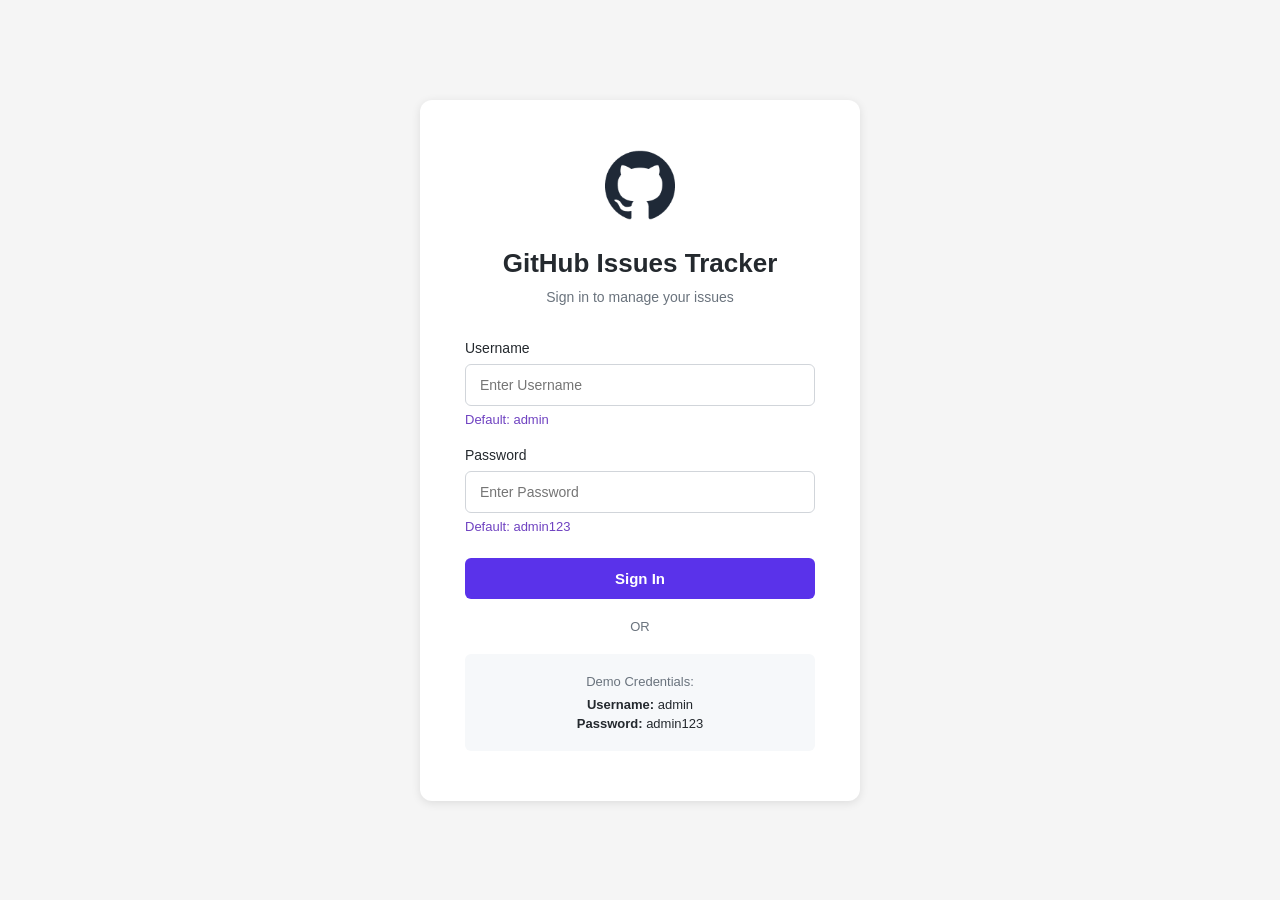
<file: index.html>
<!DOCTYPE html>
<html lang="en">
<head>
    <meta charset="UTF-8">
    <meta name="viewport" content="width=device-width, initial-scale=1.0">
    <title>GitHub Issue Tracker - Login</title>
    <link rel="stylesheet" href="style.css">
</head>
<body>
    <div class="container">
        <div class="card">
            <img src="assets/github-logo.png" alt="GitHub Logo" class="logo">
            <h1 class="title">GitHub Issues Tracker</h1>
            <p class="subtitle">Sign in to manage your issues</p>
            
            <form id="loginForm" class="form">
                <div class="input-group">
                    <label for="username">Username</label>
                    <input type="text" id="username" placeholder="Enter Username" required>
                    <p class="default-text">Default: admin</p>
                </div>
                <div class="input-group">
                    <label for="password">Password</label>
                    <input type="password" id="password" placeholder="Enter Password" required>
                    <p class="default-text">Default: admin123</p>
                </div>
                <button type="submit" class="btn-signin">Sign In</button>
            </form>
            
            <div class="divider">OR</div>
            
            <div class="demo-credentials">
                <p class="demo-header">Demo Credentials:</p>
                <p><strong>Username:</strong> admin</p>
                <p><strong>Password:</strong> admin123</p>
            </div>
        </div>
    </div>
    <script src="script.js"></script>
</body>
</html>
</file>
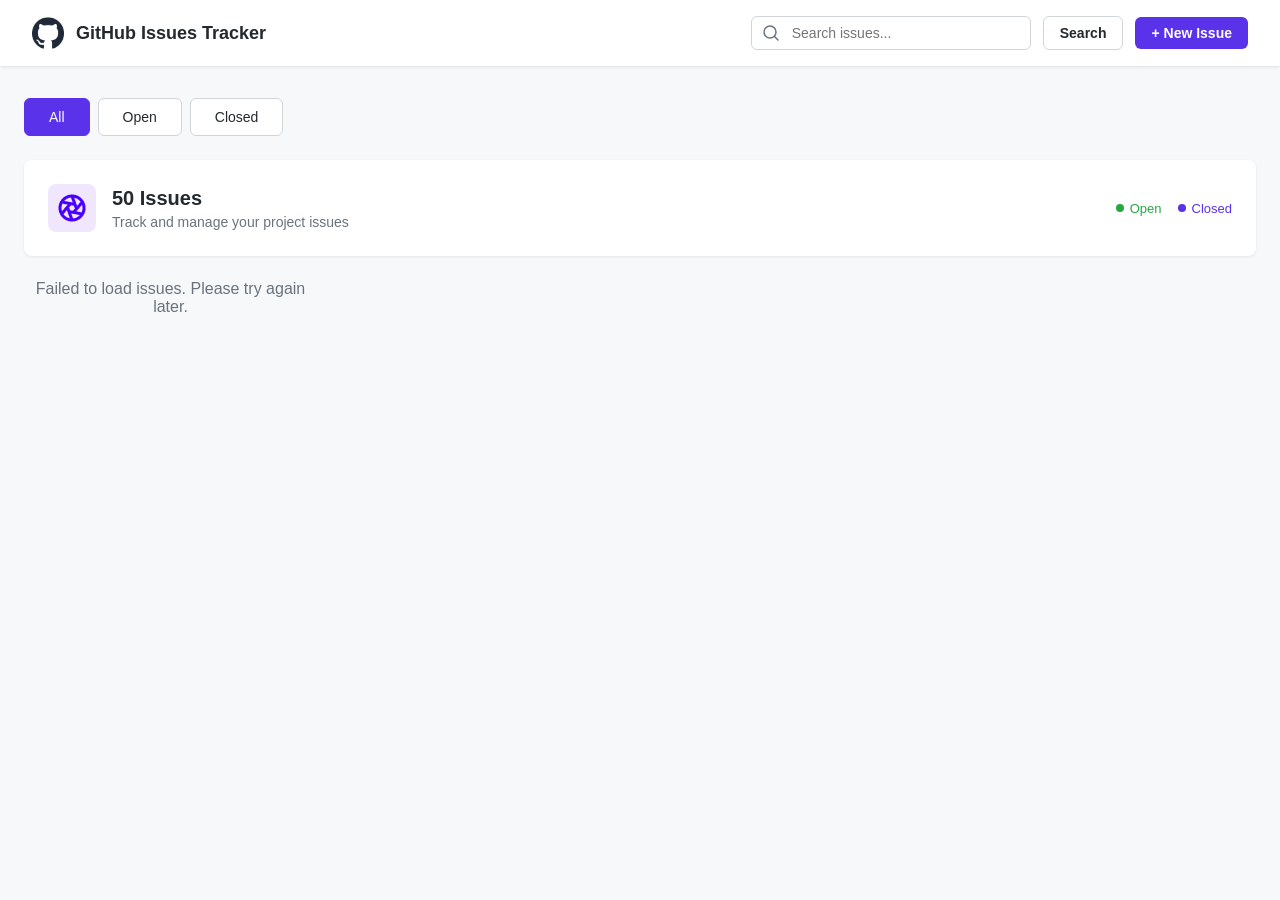
<file: dashboard.html>
<!DOCTYPE html>
<html lang="en">
<head>
    <meta charset="UTF-8">
    <meta name="viewport" content="width=device-width, initial-scale=1.0">
    <title>GitHub Issues Tracker - Dashboard</title>
    <link rel="stylesheet" href="dashboard.css">
</head>
<body>
    <nav class="navbar">
        <div class="navbar-left">
            <img src="assets/github-logo.png" alt="GitHub Logo" class="navbar-logo">
            <span class="navbar-title">GitHub Issues Tracker</span>
        </div>
        <div class="navbar-right">
            <div class="search-container">
                <div class="search-input-wrapper">
                    <svg class="search-icon" width="16" height="16" viewBox="0 0 16 16" fill="none" xmlns="http://www.w3.org/2000/svg">
                        <path d="M7 13C10.3137 13 13 10.3137 13 7C13 3.68629 10.3137 1 7 1C3.68629 1 1 3.68629 1 7C1 10.3137 3.68629 13 7 13Z" stroke="#6a737d" stroke-width="1.5" stroke-linecap="round" stroke-linejoin="round"/>
                        <path d="M11.5 11.5L15 15" stroke="#6a737d" stroke-width="1.5" stroke-linecap="round" stroke-linejoin="round"/>
                    </svg>
                    <input type="text" class="search-input" id="search-input" placeholder="Search issues...">
                </div>
                <button class="btn-search" id="btn-search">Search</button>
                <button class="btn-new-issue">+ New Issue</button>
            </div>
        </div>
    </nav>

    <div class="container">
        <div class="tabs">
            <button class="tab-btn active" data-tab="all">All</button>
            <button class="tab-btn" data-tab="open">Open</button>
            <button class="tab-btn" data-tab="closed">Closed</button>
        </div>

        <div class="info-section">
            <div class="info-left">
                <img src="assets/Aperture.png" alt="Issues Icon" class="info-icon">
                <div class="info-text">
                    <h2 class="info-title"><span id="issue-count">50</span> Issues</h2>
                    <p class="info-subtitle">Track and manage your project issues</p>
                </div>
            </div>
            <div class="info-right">
                <span class="status-badge status-open">
                    <span class="status-dot"></span> Open
                </span>
                <span class="status-badge status-closed">
                    <span class="status-dot"></span> Closed
                </span>
            </div>
        </div>

        <div class="loading-spinner" id="loading-spinner">
            <div class="spinner"></div>
            <p>Loading issues...</p>
        </div>

        <div class="issues-grid" id="issues-grid">
        </div>
    </div>

    <div class="modal-overlay" id="modal-overlay">
        <div class="modal-content">
            <h2 id="modal-title"></h2>
            <div class="modal-meta">
                <span class="modal-status-badge" id="modal-status"></span>
                <span class="modal-meta-text" id="modal-meta-info"></span>
            </div>
            <div class="modal-tags" id="modal-tags">
            </div>
            <div class="modal-body">
                <p id="modal-description"></p>
            </div>
            <div class="modal-info">
                <div class="modal-info-left">
                    <div class="modal-info-label">Assignee:</div>
                    <div class="modal-info-value" id="modal-author"></div>
                </div>
                <div class="modal-info-right">
                    <div class="modal-info-label">Priority:</div>
                    <span class="modal-priority-badge" id="modal-priority"></span>
                </div>
            </div>
            <div class="modal-footer">
                <button class="modal-close-btn" id="modal-close-btn">Close</button>
            </div>
        </div>
    </div>

    <script src="dashboard.js"></script>
</body>
</html>
</file>
<file: style.css>
* {
    margin: 0;
    padding: 0;
    box-sizing: border-box;
}

body {
    font-family: -apple-system, BlinkMacSystemFont, 'Segoe UI', Roboto, Oxygen, Ubuntu, Cantarell, sans-serif;
    background: #f5f5f5;
    min-height: 100vh;
    display: flex;
    justify-content: center;
    align-items: center;
}

.container {
    width: 100%;
    padding: 20px;
    display: flex;
    justify-content: center;
    align-items: center;
}

.card {
    background: white;
    padding: 50px 45px;
    border-radius: 12px;
    box-shadow: 0 2px 10px rgba(0, 0, 0, 0.1);
    width: 100%;
    max-width: 440px;
    text-align: center;
}

.logo {
    width: 70px;
    height: 70px;
    margin-bottom: 24px;
}

.title {
    font-size: 26px;
    font-weight: 600;
    color: #24292e;
    margin-bottom: 8px;
}

.subtitle {
    font-size: 14px;
    color: #6a737d;
    margin-bottom: 32px;
    line-height: 1.5;
}

.form {
    margin-bottom: 20px;
}

.input-group {
    margin-bottom: 20px;
    text-align: left;
}

.input-group label {
    display: block;
    font-size: 14px;
    font-weight: 500;
    color: #24292e;
    margin-bottom: 8px;
}

input[type="text"],
input[type="password"] {
    width: 100%;
    padding: 12px 14px;
    border: 1px solid #d1d5da;
    border-radius: 6px;
    font-size: 14px;
    transition: all 0.2s ease;
    outline: none;
}

input[type="text"]:focus,
input[type="password"]:focus {
    border-color: #0366d6;
    box-shadow: 0 0 0 3px rgba(3, 102, 214, 0.1);
}

.default-text {
    font-size: 13px;
    color: #6f42c1;
    margin-top: 6px;
    margin-bottom: 0;
}

.btn-signin {
    width: 100%;
    padding: 12px;
    background: #5a32ea;
    color: white;
    border: none;
    border-radius: 6px;
    font-size: 15px;
    font-weight: 600;
    cursor: pointer;
    transition: background 0.2s ease;
    margin-top: 4px;
}

.btn-signin:hover {
    background: #4a28c9;
}

.btn-signin:active {
    background: #3a1fa9;
}

.divider {
    margin: 20px 0;
    font-size: 13px;
    color: #6a737d;
    font-weight: 500;
}

.demo-credentials {
    margin-top: 0;
    padding: 16px;
    background: #f6f8fa;
    border-radius: 6px;
    font-size: 13px;
    color: #24292e;
    text-align: center;
}

.demo-credentials .demo-header {
    color: #6a737d;
    margin-bottom: 8px;
    font-weight: 500;
}

.demo-credentials p {
    margin: 4px 0;
}

.demo-credentials strong {
    font-weight: 600;
}

@media (max-width: 480px) {
    .card {
        padding: 30px 24px;
    }
    
    .title {
        font-size: 24px;
    }
    
    .subtitle {
        font-size: 14px;
    }
    
    .logo {
        width: 60px;
        height: 60px;
    }
}
</file>
<file: dashboard.css>
* {
    margin: 0;
    padding: 0;
    box-sizing: border-box;
}

body {
    font-family: -apple-system, BlinkMacSystemFont, 'Segoe UI', Roboto, Oxygen, Ubuntu, Cantarell, sans-serif;
    background: #f6f8fa;
    min-height: 100vh;
}

.navbar {
    background: white;
    padding: 16px 32px;
    display: flex;
    justify-content: space-between;
    align-items: center;
    box-shadow: 0 1px 3px rgba(0, 0, 0, 0.1);
}

.navbar-left {
    display: flex;
    align-items: center;
    gap: 12px;
}

.navbar-logo {
    width: 32px;
    height: 32px;
}

.navbar-title {
    font-size: 18px;
    font-weight: 600;
    color: #24292e;
}

.navbar-right {
    display: flex;
    align-items: center;
}

.search-container {
    display: flex;
    gap: 12px;
    align-items: center;
}

.search-input-wrapper {
    position: relative;
    display: flex;
    align-items: center;
}

.search-icon {
    position: absolute;
    left: 12px;
    pointer-events: none;
    z-index: 1;
}

.search-input {
    padding: 8px 16px 8px 40px;
    border: 1px solid #d1d5da;
    border-radius: 6px;
    font-size: 14px;
    width: 280px;
    outline: none;
    transition: border-color 0.2s ease;
}

.search-input:focus {
    border-color: #0366d6;
}

.btn-search {
    padding: 8px 16px;
    background: white;
    color: #24292e;
    border: 1px solid #d1d5da;
    border-radius: 6px;
    font-size: 14px;
    font-weight: 600;
    cursor: pointer;
    transition: background 0.2s ease;
    white-space: nowrap;
}

.btn-search:hover {
    background: #f6f8fa;
}

.btn-new-issue {
    padding: 8px 16px;
    background: #5a32ea;
    color: white;
    border: none;
    border-radius: 6px;
    font-size: 14px;
    font-weight: 600;
    cursor: pointer;
    transition: background 0.2s ease;
    white-space: nowrap;
}

.btn-new-issue:hover {
    background: #4a28c9;
}

.container {
    max-width: 1400px;
    margin: 0 auto;
    padding: 32px 24px;
}

.tabs {
    display: flex;
    gap: 8px;
    margin-bottom: 24px;
}

.tab-btn {
    padding: 10px 24px;
    background: white;
    border: 1px solid #d1d5da;
    border-radius: 6px;
    font-size: 14px;
    font-weight: 500;
    color: #24292e;
    cursor: pointer;
    transition: all 0.2s ease;
}

.tab-btn:hover {
    background: #f6f8fa;
}

.tab-btn.active {
    background: #5a32ea;
    color: white;
    border-color: #5a32ea;
}

.info-section {
    background: white;
    padding: 24px;
    border-radius: 8px;
    margin-bottom: 24px;
    display: flex;
    justify-content: space-between;
    align-items: center;
    box-shadow: 0 1px 3px rgba(0, 0, 0, 0.08);
}

.info-left {
    display: flex;
    align-items: center;
    gap: 16px;
}

.info-icon {
    width: 48px;
    height: 48px;
    padding: 8px;
    background: #f0e7ff;
    border-radius: 8px;
}

.info-text {
    display: flex;
    flex-direction: column;
    gap: 4px;
}

.info-title {
    font-size: 20px;
    font-weight: 600;
    color: #24292e;
}

.info-subtitle {
    font-size: 14px;
    color: #6a737d;
}

.info-right {
    display: flex;
    gap: 16px;
    align-items: center;
}

.status-badge {
    display: flex;
    align-items: center;
    gap: 6px;
    font-size: 13px;
    font-weight: 500;
}

.status-dot {
    width: 8px;
    height: 8px;
    border-radius: 50%;
}

.status-open .status-dot {
    background: #28a745;
}

.status-open {
    color: #28a745;
}

.status-closed .status-dot {
    background: #5a32ea;
}

.status-closed {
    color: #5a32ea;
}

.loading-spinner {
    display: flex;
    flex-direction: column;
    align-items: center;
    justify-content: center;
    padding: 60px 20px;
    gap: 16px;
}

.spinner {
    width: 50px;
    height: 50px;
    border: 4px solid #f3f3f3;
    border-top: 4px solid #5a32ea;
    border-radius: 50%;
    animation: spin 1s linear infinite;
}

@keyframes spin {
    0% { transform: rotate(0deg); }
    100% { transform: rotate(360deg); }
}

.loading-spinner p {
    color: #6a737d;
    font-size: 14px;
}

.loading-spinner.hidden {
    display: none;
}

.issues-grid {
    display: grid;
    grid-template-columns: repeat(4, 1fr);
    gap: 20px;
}

.issue-card {
    background: white;
    border-radius: 8px;
    padding: 16px;
    box-shadow: 0 1px 3px rgba(0, 0, 0, 0.08);
    border-top: 4px solid;
    transition: transform 0.2s ease, box-shadow 0.2s ease;
}

.issue-card:hover {
    transform: translateY(-2px);
    box-shadow: 0 4px 8px rgba(0, 0, 0, 0.12);
}

.issue-card.status-open {
    border-top-color: #28a745;
}

.issue-card.status-closed {
    border-top-color: #a29bfe;
}

.issue-card.priority-high {
    border-left-color: #ff4757;
}

.issue-card.priority-medium {
    border-left-color: #ffa502;
}

.issue-card.priority-low {
    border-left-color: #a29bfe;
}

.issue-header {
    display: flex;
    justify-content: space-between;
    align-items: center;
    margin-bottom: 12px;
}

.issue-icon {
    width: 20px;
    height: 20px;
}

.priority-badge {
    padding: 4px 10px;
    border-radius: 4px;
    font-size: 11px;
    font-weight: 600;
    text-transform: uppercase;
}

.priority-high {
    background: #ffe5e5;
    color: #ff4757;
}

.priority-medium {
    background: #fff4e5;
    color: #ffa502;
}

.priority-low {
    background: #f0e7ff;
    color: #a29bfe;
}

.issue-title {
    font-size: 15px;
    font-weight: 600;
    color: #24292e;
    margin-bottom: 8px;
}

.issue-description {
    font-size: 13px;
    color: #6a737d;
    margin-bottom: 12px;
    line-height: 1.5;
}

.issue-tags {
    display: flex;
    gap: 6px;
    margin-bottom: 12px;
    flex-wrap: wrap;
}

.tag {
    padding: 4px 8px;
    border-radius: 4px;
    font-size: 11px;
    font-weight: 600;
}

.tag-bug {
    background: #ffe5e5;
    color: #ff4757;
}

.tag-help-wanted {
    background: #fff4e5;
    color: #ffa502;
}

.tag-enhancement {
    background: #e5f7e5;
    color: #22c55e;
}

.tag-documentation {
    background: #e5f0ff;
    color: #3b82f6;
}

.tag-good-first-issue {
    background: #f3e5ff;
    color: #a855f7;
}

.tag-default {
    background: #f0f0f0;
    color: #6a737d;
}

.issue-footer {
    display: flex;
    flex-direction: column;
    gap: 6px;
    font-size: 11px;
    color: #6a737d;
    margin-top: 12px;
    padding-top: 12px;
    border-top: 1px solid #e1e4e8;
}

.issue-footer-id {
    text-align: center;
    font-weight: 600;
    font-size: 14px;
}

.issue-footer-row {
    display: flex;
    justify-content: space-between;
    align-items: center;
}

@media (max-width: 1200px) {
    .issues-grid {
        grid-template-columns: repeat(3, 1fr);
    }
}

@media (max-width: 900px) {
    .issues-grid {
        grid-template-columns: repeat(2, 1fr);
    }
    
    .navbar {
        padding: 16px 20px;
    }
    
    .search-input-wrapper {
        width: 200px;
    }
    
    .search-input {
        width: 100%;
    }
}

.modal-overlay {
    display: none;
    position: fixed;
    top: 0;
    left: 0;
    width: 100%;
    height: 100%;
    background: rgba(0, 0, 0, 0.6);
    z-index: 1000;
    justify-content: center;
    align-items: center;
}

.modal-overlay.active {
    display: flex;
}

.modal-content {
    background: white;
    border-radius: 12px;
    padding: 32px;
    max-width: 600px;
    width: 90%;
    max-height: 80vh;
    overflow-y: auto;
    position: relative;
    box-shadow: 0 10px 40px rgba(0, 0, 0, 0.3);
}

#modal-title {
    font-size: 24px;
    font-weight: 600;
    color: #24292e;
    margin: 0 0 16px 0;
}

.modal-meta {
    display: flex;
    align-items: center;
    gap: 12px;
    margin-bottom: 16px;
}

.modal-status-badge {
    padding: 4px 10px;
    border-radius: 20px;
    font-size: 12px;
    font-weight: 600;
    color: white;
    text-transform: capitalize;
}

.modal-status-badge.status-open {
    background: #28a745;
}

.modal-status-badge.status-closed {
    background: #5a32ea;
}

.modal-meta-text {
    font-size: 14px;
    color: #586069;
}

.modal-tags {
    display: flex;
    gap: 8px;
    margin-bottom: 20px;
    flex-wrap: wrap;
}

.modal-tag {
    padding: 6px 12px;
    border-radius: 6px;
    font-size: 11px;
    font-weight: 600;
}

.modal-tag.tag-bug {
    background: #ffe5e5;
    color: #ff4757;
}

.modal-tag.tag-help-wanted {
    background: #fff4e5;
    color: #ffa502;
}

.modal-tag.tag-enhancement {
    background: #e5f7e5;
    color: #22c55e;
}

.modal-tag.tag-documentation {
    background: #e5f0ff;
    color: #3b82f6;
}

.modal-tag.tag-good-first-issue {
    background: #f3e5ff;
    color: #a855f7;
}

.modal-tag.tag-default {
    background: #f0f0f0;
    color: #6a737d;
}

.modal-body {
    margin-bottom: 24px;
}

#modal-description {
    font-size: 15px;
    line-height: 1.6;
    color: #586069;
}

.modal-info {
    background: #f6f8fa;
    padding: 20px;
    border-radius: 8px;
    margin-bottom: 20px;
    display: flex;
    justify-content: space-between;
    align-items: flex-start;
}

.modal-info-left,
.modal-info-right {
    display: flex;
    flex-direction: column;
    gap: 8px;
}

.modal-info-label {
    font-size: 13px;
    color: #6a737d;
}

.modal-info-value {
    font-size: 15px;
    font-weight: 600;
    color: #24292e;
}

.modal-priority-badge {
    padding: 6px 12px;
    border-radius: 6px;
    font-size: 12px;
    font-weight: 600;
    text-transform: uppercase;
    display: inline-block;
}

.modal-priority-badge.priority-high {
    background: #ffe5e5;
    color: #d73a49;
}

.modal-priority-badge.priority-medium {
    background: #fff4e5;
    color: #ffa502;
}

.modal-priority-badge.priority-low {
    background: #f0e7ff;
    color: #a29bfe;
}

.modal-footer {
    display: flex;
    justify-content: flex-end;
}

.modal-close-btn {
    padding: 10px 24px;
    background: #5a32ea;
    color: white;
    border: none;
    border-radius: 6px;
    font-size: 14px;
    font-weight: 600;
    cursor: pointer;
    transition: background 0.2s ease;
}

.modal-close-btn:hover {
    background: #4a28c9;
}

@media (max-width: 600px) {
    .issues-grid {
        grid-template-columns: 1fr;
    }
    
    .navbar {
        flex-direction: column;
        gap: 16px;
    }
    
    .navbar-right {
        width: 100%;
    }
    
    .search-container {
        width: 100%;
        flex-direction: column;
    }
    
    .search-input-wrapper {
        width: 100%;
    }
    
    .search-input {
        width: 100%;
    }
    
    .btn-new-issue {
        width: 100%;
    }
    
    .info-section {
        flex-direction: column;
        gap: 16px;
        align-items: flex-start;
    }
    
    .info-right {
        width: 100%;
        justify-content: flex-start;
    }
    
    .modal-content {
        padding: 24px;
        width: 95%;
    }
    
    #modal-title {
        font-size: 20px;
    }
    
    .modal-info {
        flex-direction: column;
        gap: 16px;
    }
}
</file>
